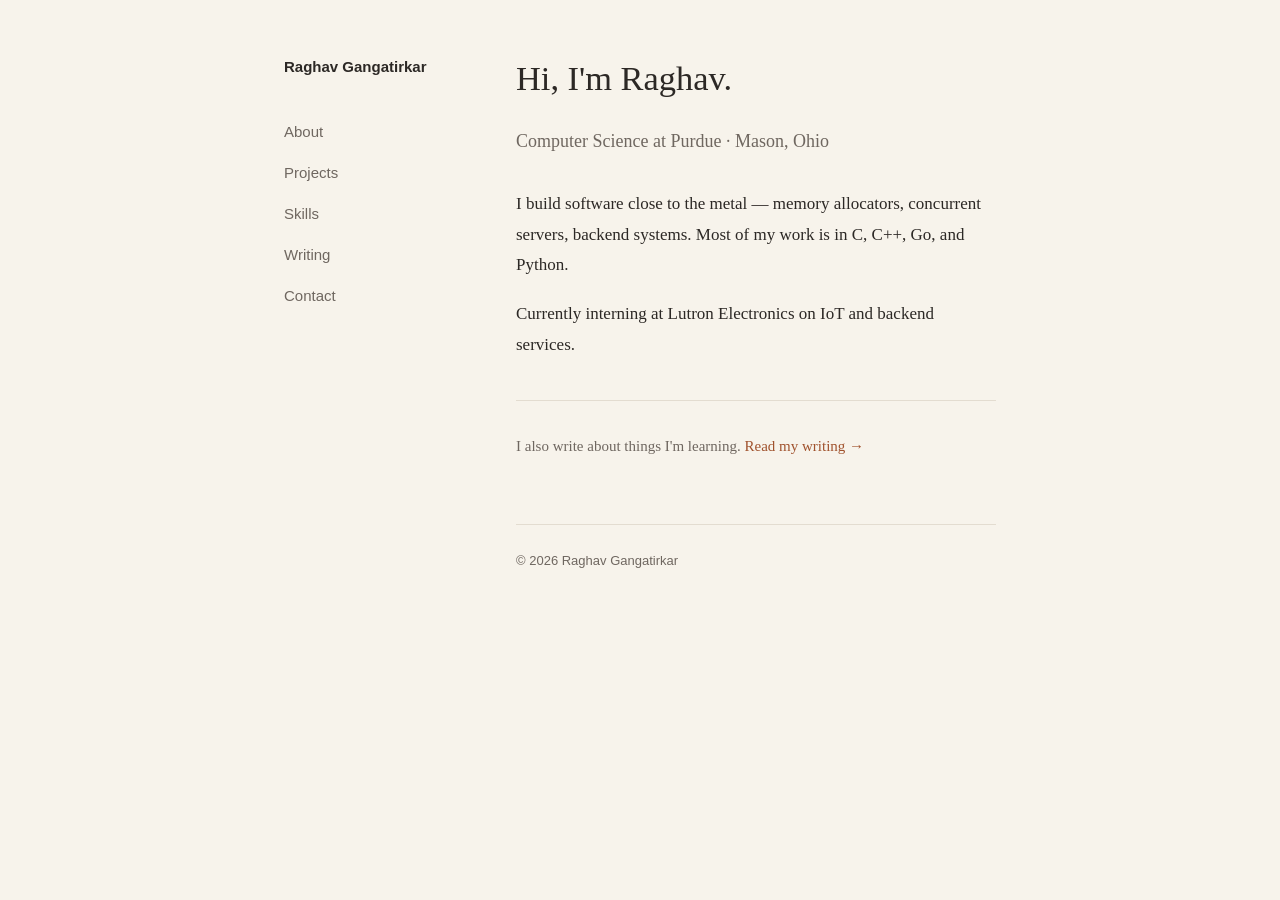
<file: index.html>
<!DOCTYPE html>
<html lang="en">
<head>
  <meta charset="UTF-8">
  <meta name="viewport" content="width=device-width, initial-scale=1.0">
  <meta name="description" content="Raghav Gangatirkar — Computer Science student at Purdue University.">
  <title>Raghav Gangatirkar</title>
  <link rel="stylesheet" href="/style.css">
</head>
<body>
  <div class="page">
    <aside class="sidebar">
      <a href="/" class="site-name">Raghav Gangatirkar</a>
      <nav class="site-nav" aria-label="Main">
        <ul>
          <li><a href="/about/">About</a></li>
          <li><a href="/projects/">Projects</a></li>
          <li><a href="/skills/">Skills</a></li>
          <li><a href="/writing/">Writing</a></li>
          <li><a href="/contact/">Contact</a></li>
        </ul>
      </nav>
    </aside>

    <main class="main">
      <h1>Hi, I'm Raghav.</h1>
      <p class="home-tagline">Computer Science at Purdue · Mason, Ohio</p>
      <p>
        I build software close to the metal — memory allocators, concurrent
        servers, backend systems. Most of my work is in C, C++, Go, and Python.
      </p>
      <p>
        Currently interning at Lutron Electronics on IoT and backend services.
      </p>
      <p class="home-note">
        I also write about things I'm learning.
        <a href="/writing/">Read my writing →</a>
      </p>

      <footer>© 2026 Raghav Gangatirkar</footer>
    </main>
  </div>
</body>
</html>
</file>
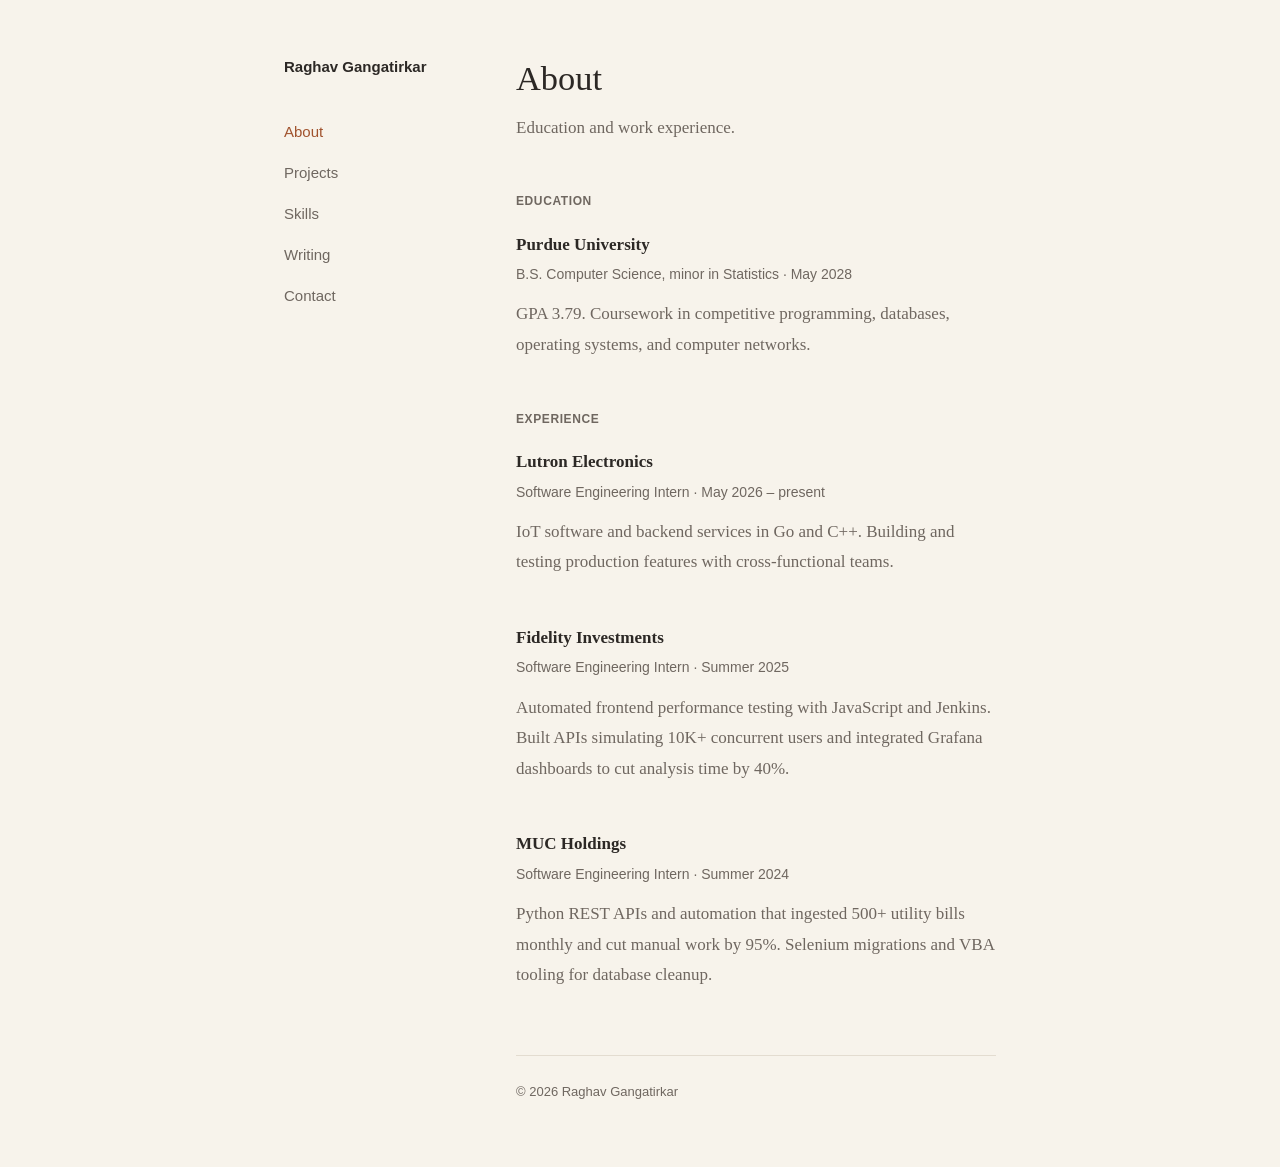
<file: about/index.html>
<!DOCTYPE html>
<html lang="en">
<head>
  <meta charset="UTF-8">
  <meta name="viewport" content="width=device-width, initial-scale=1.0">
  <meta name="description" content="About Raghav Gangatirkar — education and experience.">
  <title>About — Raghav Gangatirkar</title>
  <link rel="stylesheet" href="/style.css">
</head>
<body>
  <div class="page">
    <aside class="sidebar">
      <a href="/" class="site-name">Raghav Gangatirkar</a>
      <nav class="site-nav" aria-label="Main">
        <ul>
          <li><a href="/about/" aria-current="page">About</a></li>
          <li><a href="/projects/">Projects</a></li>
          <li><a href="/skills/">Skills</a></li>
          <li><a href="/writing/">Writing</a></li>
          <li><a href="/contact/">Contact</a></li>
        </ul>
      </nav>
    </aside>

    <main class="main">
      <h1>About</h1>
      <p class="page-desc">Education and work experience.</p>

      <h2>Education</h2>
      <div class="entry">
        <h3>Purdue University</h3>
        <p class="meta">B.S. Computer Science, minor in Statistics · May 2028</p>
        <p>GPA 3.79. Coursework in competitive programming, databases, operating systems, and computer networks.</p>
      </div>

      <h2>Experience</h2>

      <div class="entry">
        <h3>Lutron Electronics</h3>
        <p class="meta">Software Engineering Intern · May 2026 – present</p>
        <p>IoT software and backend services in Go and C++. Building and testing production features with cross-functional teams.</p>
      </div>

      <div class="entry">
        <h3>Fidelity Investments</h3>
        <p class="meta">Software Engineering Intern · Summer 2025</p>
        <p>Automated frontend performance testing with JavaScript and Jenkins. Built APIs simulating 10K+ concurrent users and integrated Grafana dashboards to cut analysis time by 40%.</p>
      </div>

      <div class="entry">
        <h3>MUC Holdings</h3>
        <p class="meta">Software Engineering Intern · Summer 2024</p>
        <p>Python REST APIs and automation that ingested 500+ utility bills monthly and cut manual work by 95%. Selenium migrations and VBA tooling for database cleanup.</p>
      </div>

      <footer>© 2026 Raghav Gangatirkar</footer>
    </main>
  </div>
</body>
</html>
</file>
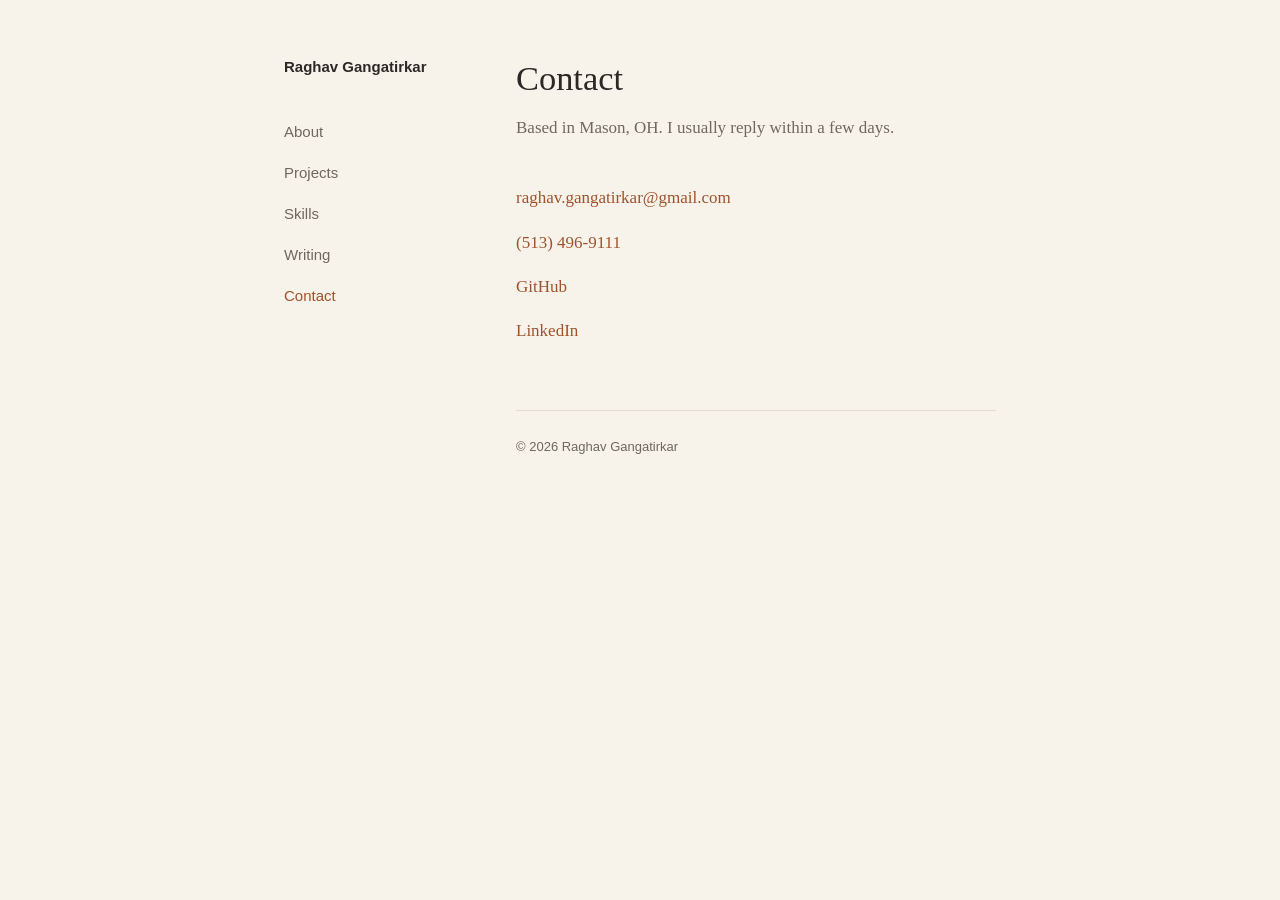
<file: contact/index.html>
<!DOCTYPE html>
<html lang="en">
<head>
  <meta charset="UTF-8">
  <meta name="viewport" content="width=device-width, initial-scale=1.0">
  <meta name="description" content="Contact Raghav Gangatirkar.">
  <title>Contact — Raghav Gangatirkar</title>
  <link rel="stylesheet" href="/style.css">
</head>
<body>
  <div class="page">
    <aside class="sidebar">
      <a href="/" class="site-name">Raghav Gangatirkar</a>
      <nav class="site-nav" aria-label="Main">
        <ul>
          <li><a href="/about/">About</a></li>
          <li><a href="/projects/">Projects</a></li>
          <li><a href="/skills/">Skills</a></li>
          <li><a href="/writing/">Writing</a></li>
          <li><a href="/contact/" aria-current="page">Contact</a></li>
        </ul>
      </nav>
    </aside>

    <main class="main">
      <h1>Contact</h1>
      <p class="page-desc">Based in Mason, OH. I usually reply within a few days.</p>

      <ul class="contact-links">
        <li><a href="mailto:raghav.gangatirkar@gmail.com">raghav.gangatirkar@gmail.com</a></li>
        <li><a href="tel:+15134969111">(513) 496-9111</a></li>
        <li><a href="https://github.com/rgangatirkar1" target="_blank" rel="noopener noreferrer">GitHub</a></li>
        <li><a href="https://linkedin.com/in/raghavgangatirkar" target="_blank" rel="noopener noreferrer">LinkedIn</a></li>
      </ul>

      <footer>© 2026 Raghav Gangatirkar</footer>
    </main>
  </div>
</body>
</html>
</file>
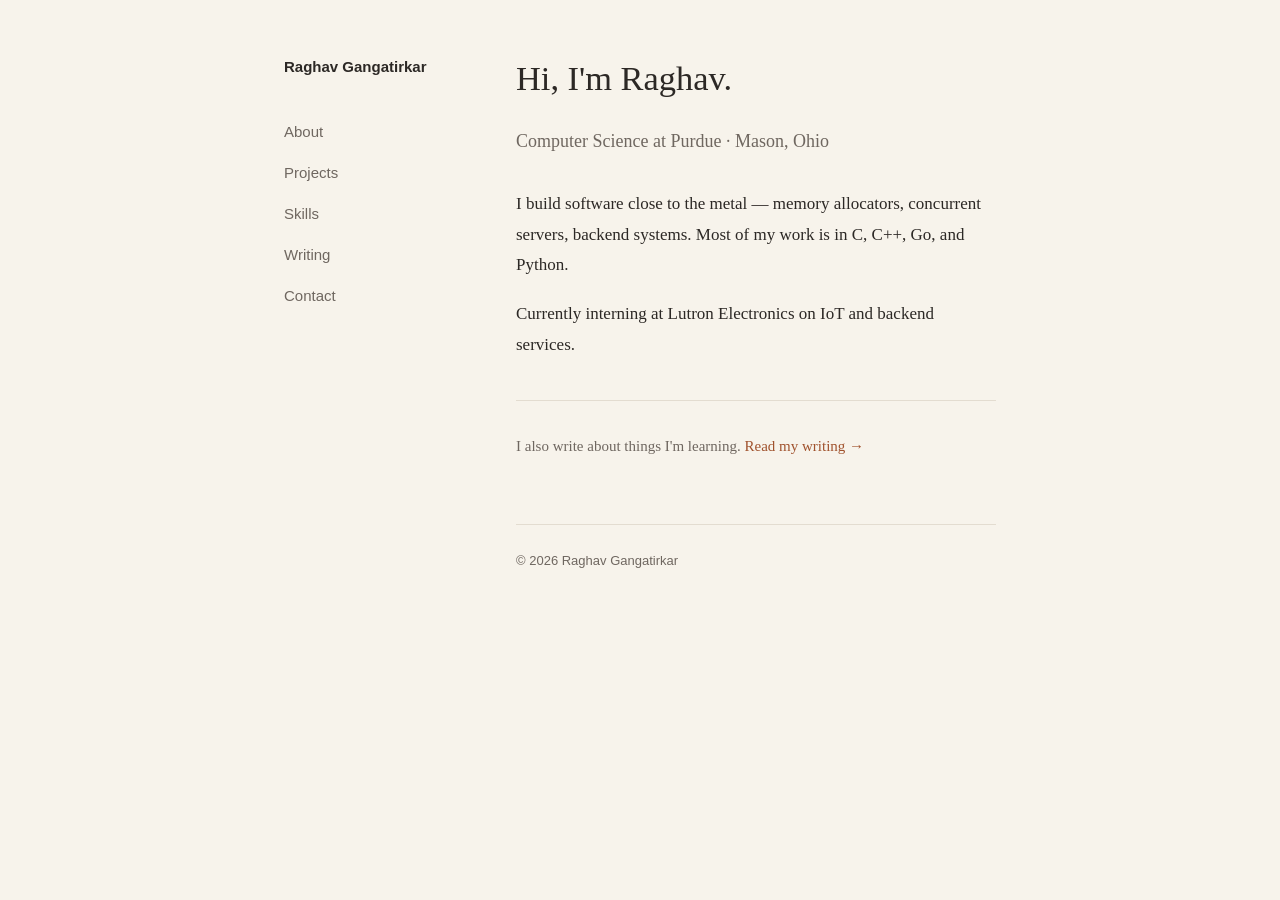
<file: personal-website/index.html>
<!DOCTYPE html>
<html lang="en">
<head>
  <meta charset="UTF-8">
  <meta name="viewport" content="width=device-width, initial-scale=1.0">
  <meta name="description" content="Raghav Gangatirkar — Computer Science student at Purdue University.">
  <title>Raghav Gangatirkar</title>
  <link rel="stylesheet" href="style.css">
</head>
<body>
  <div class="page">
    <aside class="sidebar">
      <a href="index.html" class="site-name">Raghav Gangatirkar</a>
      <nav class="site-nav" aria-label="Main">
        <ul>
          <li><a href="about.html">About</a></li>
          <li><a href="projects.html">Projects</a></li>
          <li><a href="skills.html">Skills</a></li>
          <li><a href="writing.html">Writing</a></li>
          <li><a href="contact.html">Contact</a></li>
        </ul>
      </nav>
    </aside>

    <main class="main">
      <h1>Hi, I'm Raghav.</h1>
      <p class="home-tagline">Computer Science at Purdue · Mason, Ohio</p>
      <p>
        I build software close to the metal — memory allocators, concurrent
        servers, backend systems. Most of my work is in C, C++, Go, and Python.
      </p>
      <p>
        Currently interning at Lutron Electronics on IoT and backend services.
      </p>
      <p class="home-note">
        I also write about things I'm learning.
        <a href="writing.html">Read my writing →</a>
      </p>

      <footer>© 2026 Raghav Gangatirkar</footer>
    </main>
  </div>
</body>
</html>
</file>
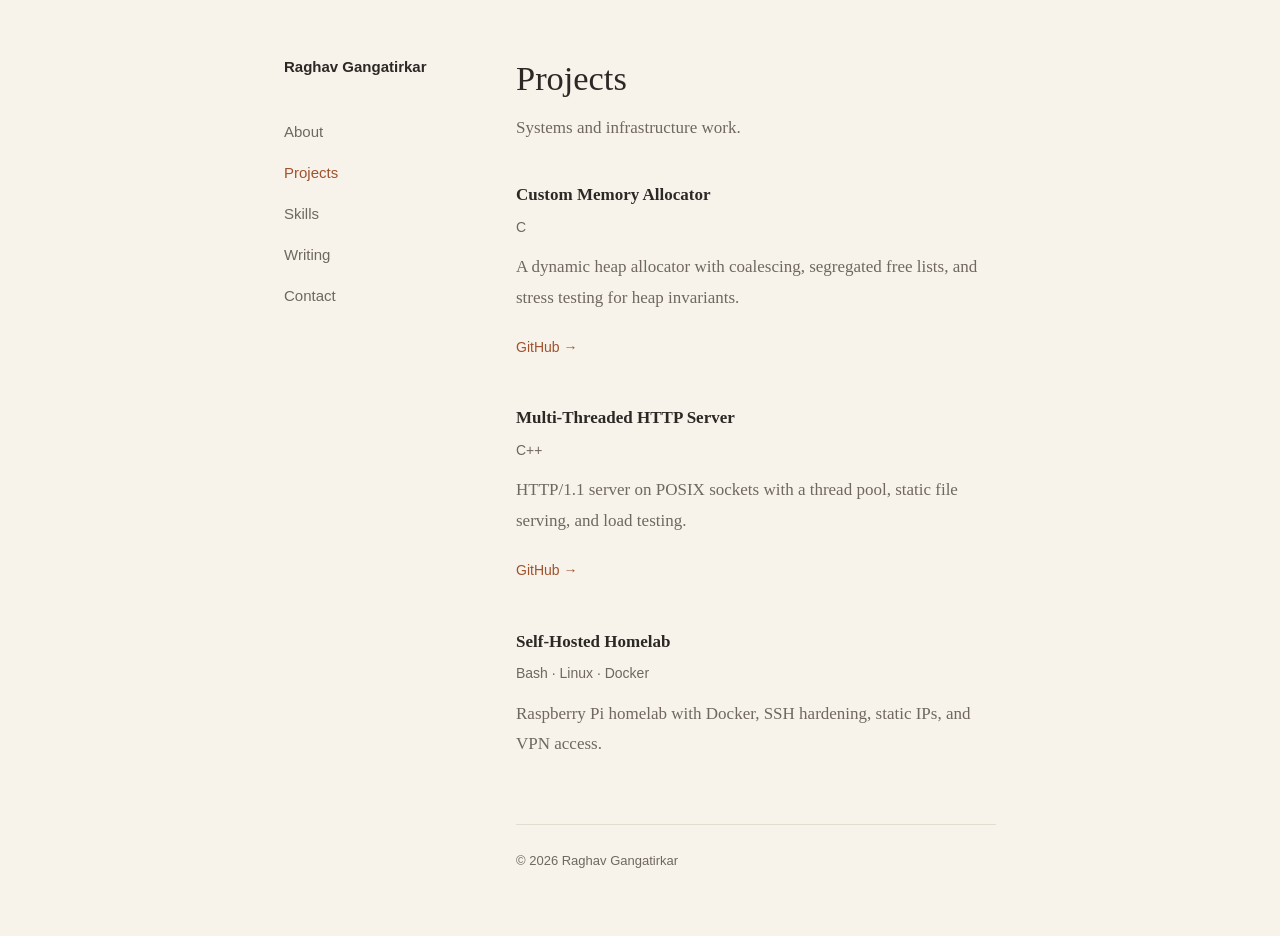
<file: projects/index.html>
<!DOCTYPE html>
<html lang="en">
<head>
  <meta charset="UTF-8">
  <meta name="viewport" content="width=device-width, initial-scale=1.0">
  <meta name="description" content="Projects by Raghav Gangatirkar.">
  <title>Projects — Raghav Gangatirkar</title>
  <link rel="stylesheet" href="/style.css">
</head>
<body>
  <div class="page">
    <aside class="sidebar">
      <a href="/" class="site-name">Raghav Gangatirkar</a>
      <nav class="site-nav" aria-label="Main">
        <ul>
          <li><a href="/about/">About</a></li>
          <li><a href="/projects/" aria-current="page">Projects</a></li>
          <li><a href="/skills/">Skills</a></li>
          <li><a href="/writing/">Writing</a></li>
          <li><a href="/contact/">Contact</a></li>
        </ul>
      </nav>
    </aside>

    <main class="main">
      <h1>Projects</h1>
      <p class="page-desc">Systems and infrastructure work.</p>

      <article class="list-entry">
        <h3>Custom Memory Allocator</h3>
        <p class="meta">C</p>
        <p>A dynamic heap allocator with coalescing, segregated free lists, and stress testing for heap invariants.</p>
        <a class="link" href="https://github.com/rgangatirkar1" target="_blank" rel="noopener noreferrer">GitHub →</a>
      </article>

      <article class="list-entry">
        <h3>Multi-Threaded HTTP Server</h3>
        <p class="meta">C++</p>
        <p>HTTP/1.1 server on POSIX sockets with a thread pool, static file serving, and load testing.</p>
        <a class="link" href="https://github.com/rgangatirkar1" target="_blank" rel="noopener noreferrer">GitHub →</a>
      </article>

      <article class="list-entry">
        <h3>Self-Hosted Homelab</h3>
        <p class="meta">Bash · Linux · Docker</p>
        <p>Raspberry Pi homelab with Docker, SSH hardening, static IPs, and VPN access.</p>
      </article>

      <footer>© 2026 Raghav Gangatirkar</footer>
    </main>
  </div>
</body>
</html>
</file>
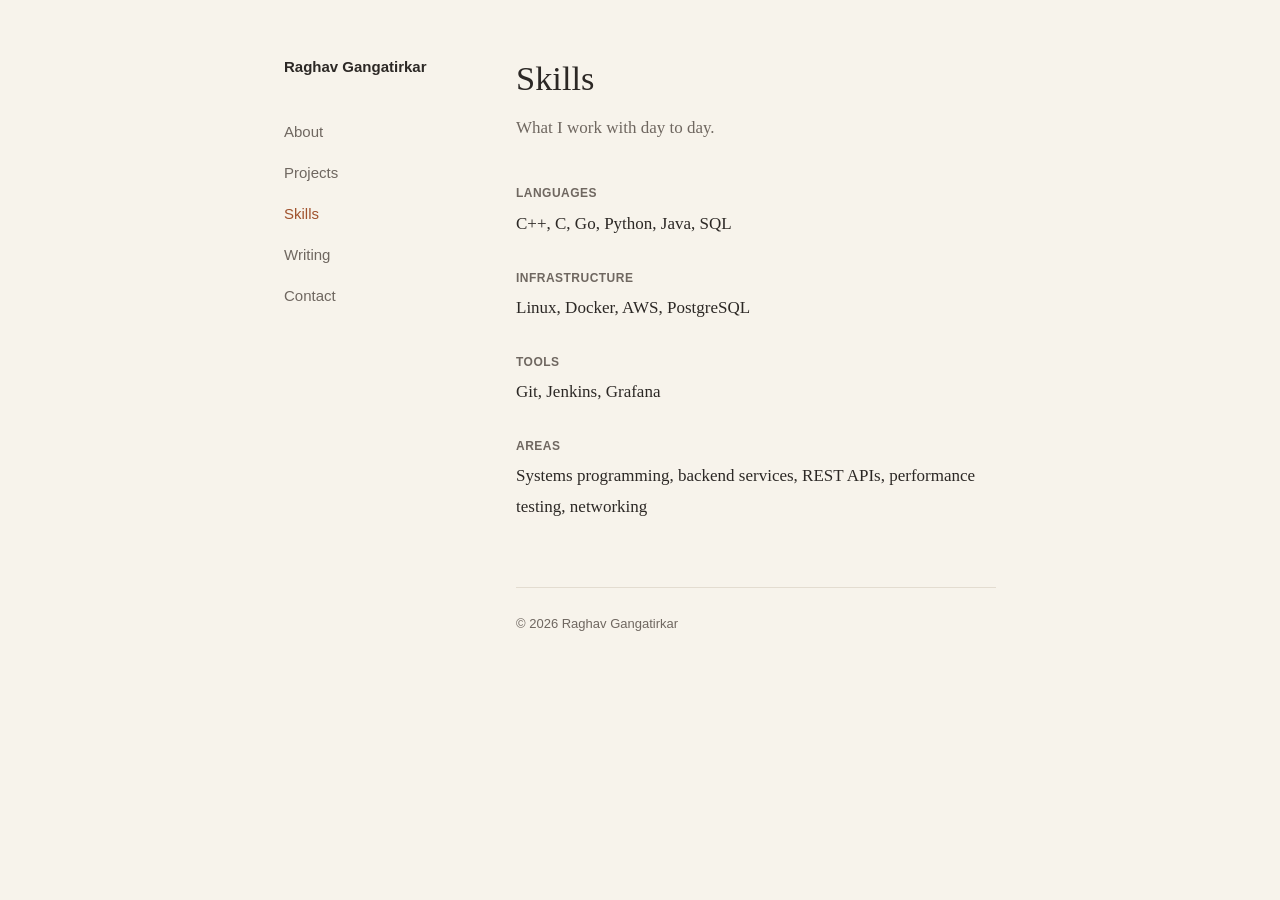
<file: skills/index.html>
<!DOCTYPE html>
<html lang="en">
<head>
  <meta charset="UTF-8">
  <meta name="viewport" content="width=device-width, initial-scale=1.0">
  <meta name="description" content="Skills — Raghav Gangatirkar.">
  <title>Skills — Raghav Gangatirkar</title>
  <link rel="stylesheet" href="/style.css">
</head>
<body>
  <div class="page">
    <aside class="sidebar">
      <a href="/" class="site-name">Raghav Gangatirkar</a>
      <nav class="site-nav" aria-label="Main">
        <ul>
          <li><a href="/about/">About</a></li>
          <li><a href="/projects/">Projects</a></li>
          <li><a href="/skills/" aria-current="page">Skills</a></li>
          <li><a href="/writing/">Writing</a></li>
          <li><a href="/contact/">Contact</a></li>
        </ul>
      </nav>
    </aside>

    <main class="main">
      <h1>Skills</h1>
      <p class="page-desc">What I work with day to day.</p>

      <div class="skill-row">
        <span>Languages</span>
        <p>C++, C, Go, Python, Java, SQL</p>
      </div>
      <div class="skill-row">
        <span>Infrastructure</span>
        <p>Linux, Docker, AWS, PostgreSQL</p>
      </div>
      <div class="skill-row">
        <span>Tools</span>
        <p>Git, Jenkins, Grafana</p>
      </div>
      <div class="skill-row">
        <span>Areas</span>
        <p>Systems programming, backend services, REST APIs, performance testing, networking</p>
      </div>

      <footer>© 2026 Raghav Gangatirkar</footer>
    </main>
  </div>
</body>
</html>
</file>
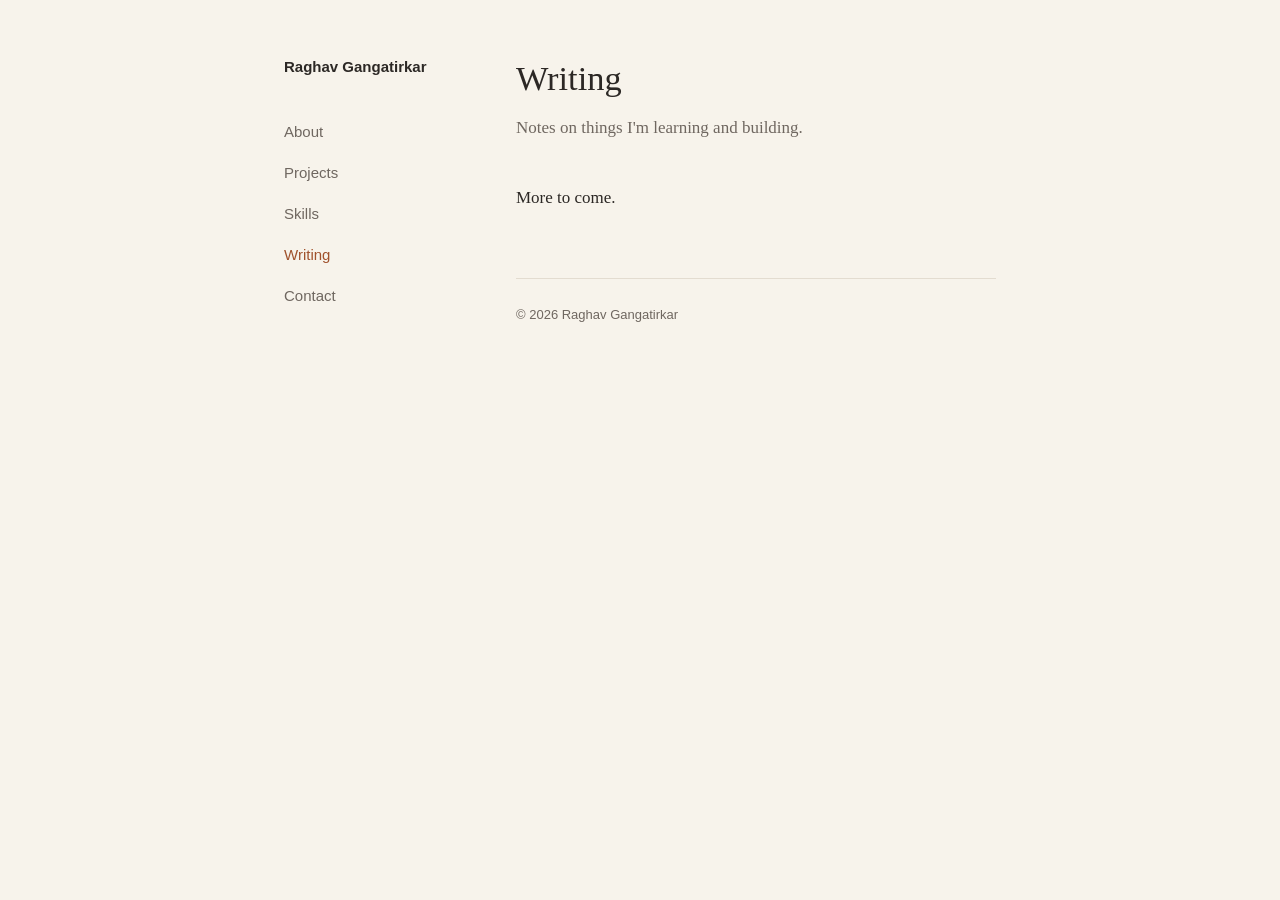
<file: writing/index.html>
<!DOCTYPE html>
<html lang="en">
<head>
  <meta charset="UTF-8">
  <meta name="viewport" content="width=device-width, initial-scale=1.0">
  <meta name="description" content="Writing by Raghav Gangatirkar — notes on systems, programming, and infrastructure.">
  <title>Writing — Raghav Gangatirkar</title>
  <link rel="stylesheet" href="/style.css">
</head>
<body>
  <div class="page">
    <aside class="sidebar">
      <a href="/" class="site-name">Raghav Gangatirkar</a>
      <nav class="site-nav" aria-label="Main">
        <ul>
          <li><a href="/about/">About</a></li>
          <li><a href="/projects/">Projects</a></li>
          <li><a href="/skills/">Skills</a></li>
          <li><a href="/writing/" aria-current="page">Writing</a></li>
          <li><a href="/contact/">Contact</a></li>
        </ul>
      </nav>
    </aside>

    <main class="main">
      <h1>Writing</h1>
      <p class="page-desc">Notes on things I'm learning and building.</p>
      <p>More to come.</p>

      <footer>© 2026 Raghav Gangatirkar</footer>
    </main>
  </div>
</body>
</html>
</file>
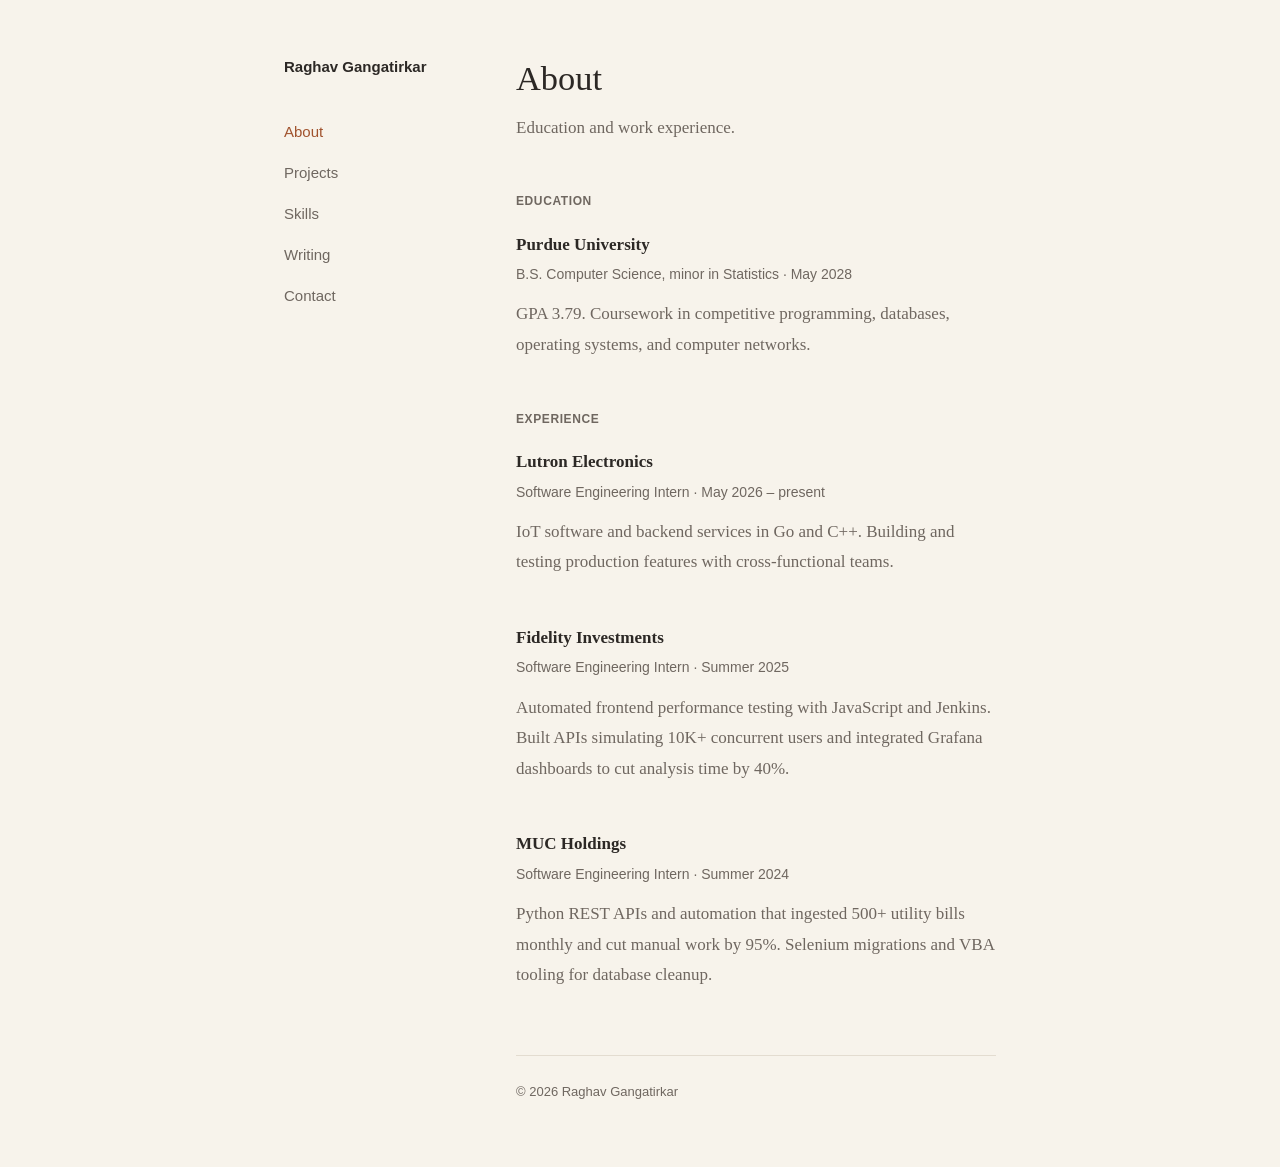
<file: about.html>
<!DOCTYPE html>
<html lang="en">
<head>
  <meta charset="UTF-8">
  <meta name="viewport" content="width=device-width, initial-scale=1.0">
  <meta name="description" content="About Raghav Gangatirkar — education and experience.">
  <title>About — Raghav Gangatirkar</title>
  <link rel="stylesheet" href="style.css">
</head>
<body>
  <div class="page">
    <aside class="sidebar">
      <a href="index.html" class="site-name">Raghav Gangatirkar</a>
      <nav class="site-nav" aria-label="Main">
        <ul>
          <li><a href="about.html" aria-current="page">About</a></li>
          <li><a href="projects.html">Projects</a></li>
          <li><a href="skills.html">Skills</a></li>
          <li><a href="writing.html">Writing</a></li>
          <li><a href="contact.html">Contact</a></li>
        </ul>
      </nav>
    </aside>

    <main class="main">
      <h1>About</h1>
      <p class="page-desc">Education and work experience.</p>

      <h2>Education</h2>
      <div class="entry">
        <h3>Purdue University</h3>
        <p class="meta">B.S. Computer Science, minor in Statistics · May 2028</p>
        <p>GPA 3.79. Coursework in competitive programming, databases, operating systems, and computer networks.</p>
      </div>

      <h2>Experience</h2>

      <div class="entry">
        <h3>Lutron Electronics</h3>
        <p class="meta">Software Engineering Intern · May 2026 – present</p>
        <p>IoT software and backend services in Go and C++. Building and testing production features with cross-functional teams.</p>
      </div>

      <div class="entry">
        <h3>Fidelity Investments</h3>
        <p class="meta">Software Engineering Intern · Summer 2025</p>
        <p>Automated frontend performance testing with JavaScript and Jenkins. Built APIs simulating 10K+ concurrent users and integrated Grafana dashboards to cut analysis time by 40%.</p>
      </div>

      <div class="entry">
        <h3>MUC Holdings</h3>
        <p class="meta">Software Engineering Intern · Summer 2024</p>
        <p>Python REST APIs and automation that ingested 500+ utility bills monthly and cut manual work by 95%. Selenium migrations and VBA tooling for database cleanup.</p>
      </div>

      <footer>© 2026 Raghav Gangatirkar</footer>
    </main>
  </div>
</body>
</html>
</file>
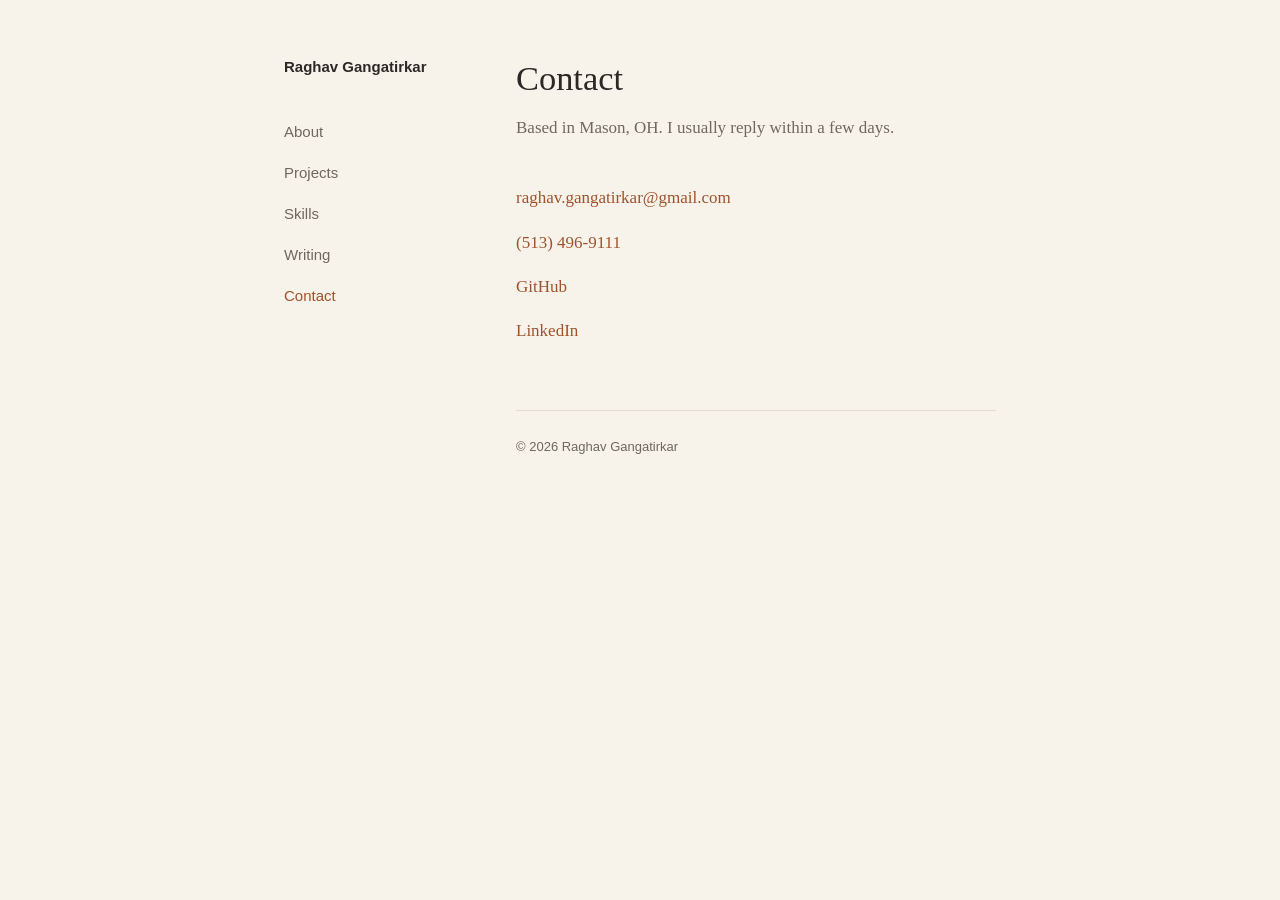
<file: contact.html>
<!DOCTYPE html>
<html lang="en">
<head>
  <meta charset="UTF-8">
  <meta name="viewport" content="width=device-width, initial-scale=1.0">
  <meta name="description" content="Contact Raghav Gangatirkar.">
  <title>Contact — Raghav Gangatirkar</title>
  <link rel="stylesheet" href="style.css">
</head>
<body>
  <div class="page">
    <aside class="sidebar">
      <a href="index.html" class="site-name">Raghav Gangatirkar</a>
      <nav class="site-nav" aria-label="Main">
        <ul>
          <li><a href="about.html">About</a></li>
          <li><a href="projects.html">Projects</a></li>
          <li><a href="skills.html">Skills</a></li>
          <li><a href="writing.html">Writing</a></li>
          <li><a href="contact.html" aria-current="page">Contact</a></li>
        </ul>
      </nav>
    </aside>

    <main class="main">
      <h1>Contact</h1>
      <p class="page-desc">Based in Mason, OH. I usually reply within a few days.</p>

      <ul class="contact-links">
        <li><a href="mailto:raghav.gangatirkar@gmail.com">raghav.gangatirkar@gmail.com</a></li>
        <li><a href="tel:+15134969111">(513) 496-9111</a></li>
        <li><a href="https://github.com/rgangatirkar1" target="_blank" rel="noopener noreferrer">GitHub</a></li>
        <li><a href="https://linkedin.com/in/raghavgangatirkar" target="_blank" rel="noopener noreferrer">LinkedIn</a></li>
      </ul>

      <footer>© 2026 Raghav Gangatirkar</footer>
    </main>
  </div>
</body>
</html>
</file>
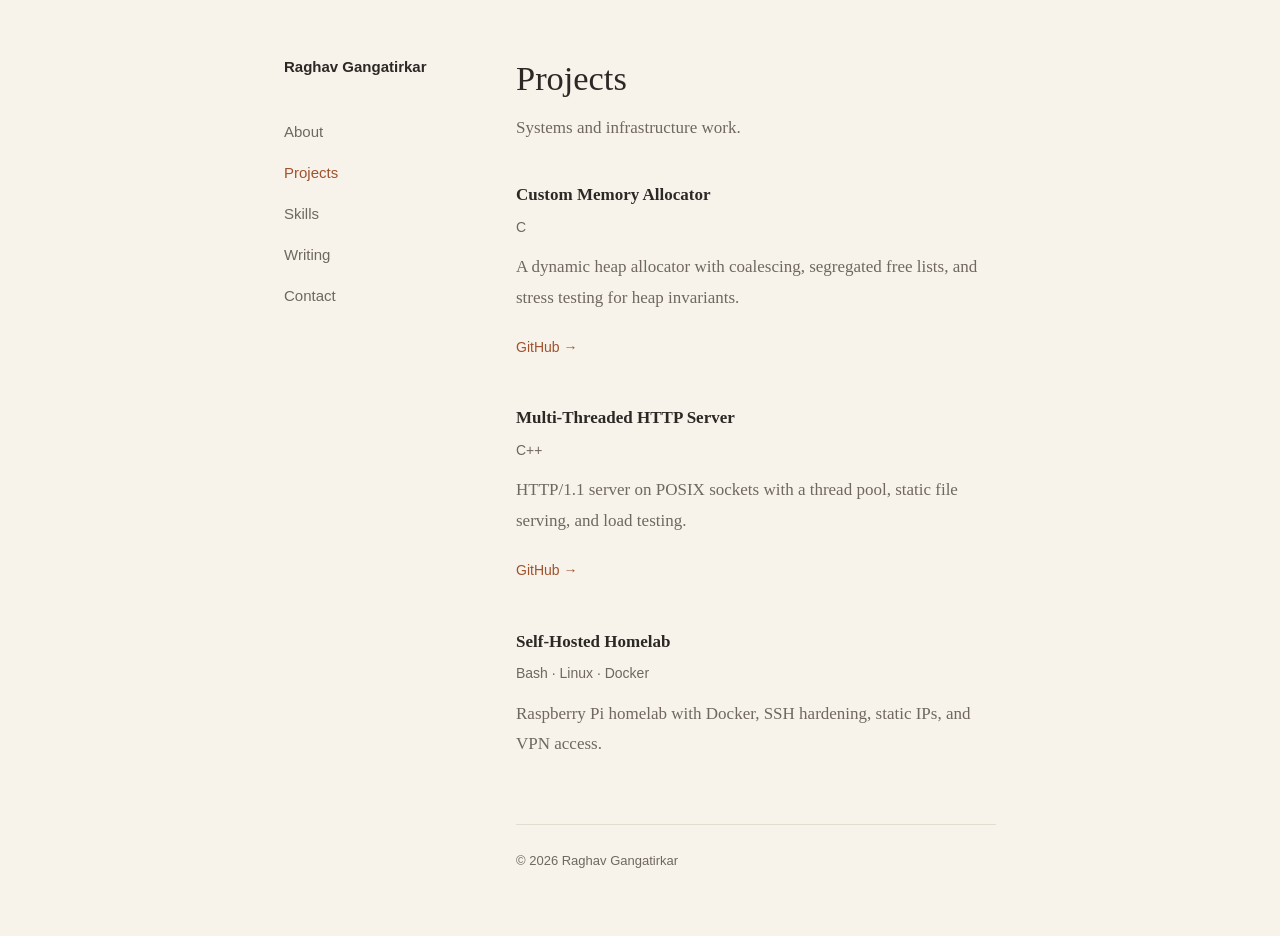
<file: projects.html>
<!DOCTYPE html>
<html lang="en">
<head>
  <meta charset="UTF-8">
  <meta name="viewport" content="width=device-width, initial-scale=1.0">
  <meta name="description" content="Projects by Raghav Gangatirkar.">
  <title>Projects — Raghav Gangatirkar</title>
  <link rel="stylesheet" href="style.css">
</head>
<body>
  <div class="page">
    <aside class="sidebar">
      <a href="index.html" class="site-name">Raghav Gangatirkar</a>
      <nav class="site-nav" aria-label="Main">
        <ul>
          <li><a href="about.html">About</a></li>
          <li><a href="projects.html" aria-current="page">Projects</a></li>
          <li><a href="skills.html">Skills</a></li>
          <li><a href="writing.html">Writing</a></li>
          <li><a href="contact.html">Contact</a></li>
        </ul>
      </nav>
    </aside>

    <main class="main">
      <h1>Projects</h1>
      <p class="page-desc">Systems and infrastructure work.</p>

      <article class="list-entry">
        <h3>Custom Memory Allocator</h3>
        <p class="meta">C</p>
        <p>A dynamic heap allocator with coalescing, segregated free lists, and stress testing for heap invariants.</p>
        <a class="link" href="https://github.com/rgangatirkar1" target="_blank" rel="noopener noreferrer">GitHub →</a>
      </article>

      <article class="list-entry">
        <h3>Multi-Threaded HTTP Server</h3>
        <p class="meta">C++</p>
        <p>HTTP/1.1 server on POSIX sockets with a thread pool, static file serving, and load testing.</p>
        <a class="link" href="https://github.com/rgangatirkar1" target="_blank" rel="noopener noreferrer">GitHub →</a>
      </article>

      <article class="list-entry">
        <h3>Self-Hosted Homelab</h3>
        <p class="meta">Bash · Linux · Docker</p>
        <p>Raspberry Pi homelab with Docker, SSH hardening, static IPs, and VPN access.</p>
      </article>

      <footer>© 2026 Raghav Gangatirkar</footer>
    </main>
  </div>
</body>
</html>
</file>
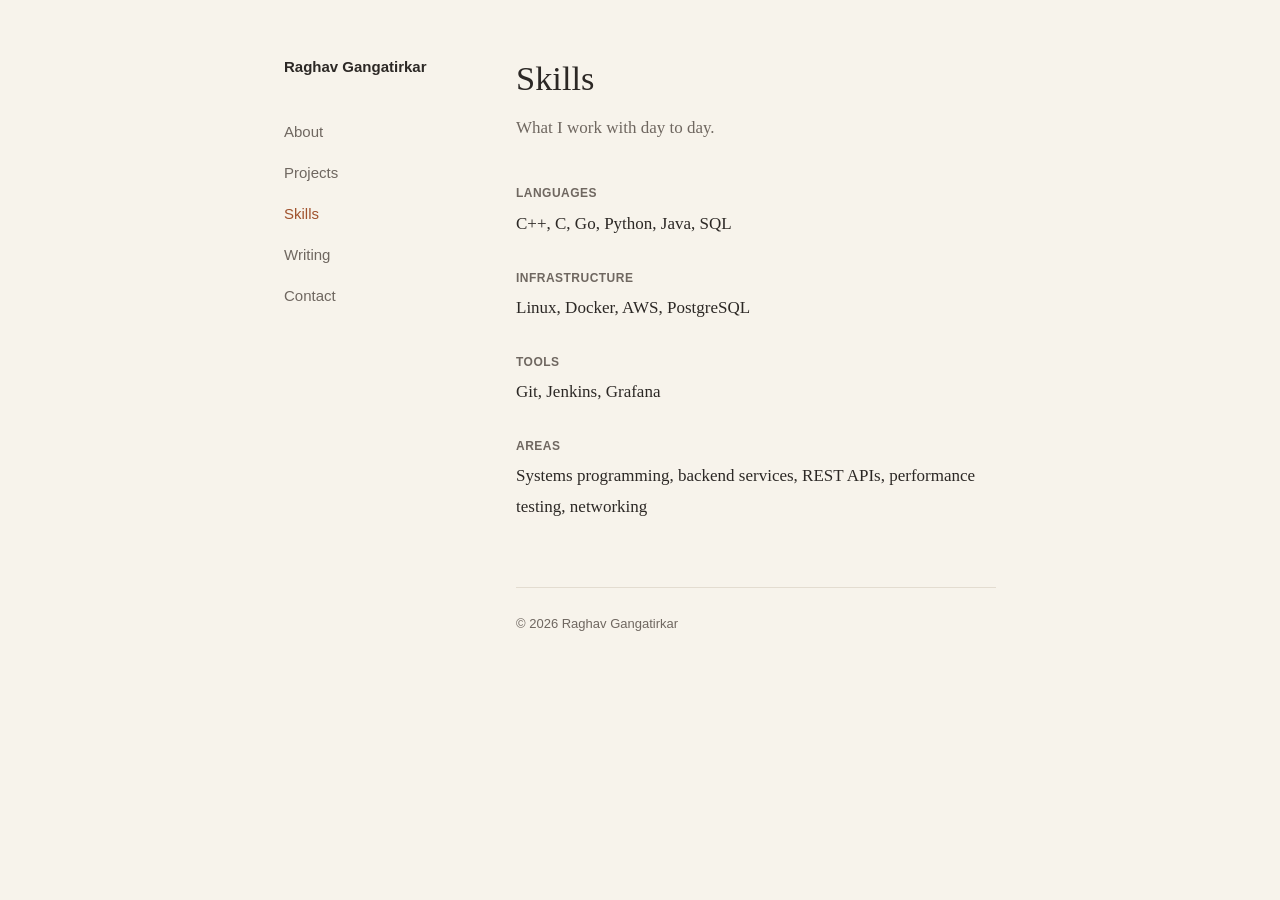
<file: skills.html>
<!DOCTYPE html>
<html lang="en">
<head>
  <meta charset="UTF-8">
  <meta name="viewport" content="width=device-width, initial-scale=1.0">
  <meta name="description" content="Skills — Raghav Gangatirkar.">
  <title>Skills — Raghav Gangatirkar</title>
  <link rel="stylesheet" href="style.css">
</head>
<body>
  <div class="page">
    <aside class="sidebar">
      <a href="index.html" class="site-name">Raghav Gangatirkar</a>
      <nav class="site-nav" aria-label="Main">
        <ul>
          <li><a href="about.html">About</a></li>
          <li><a href="projects.html">Projects</a></li>
          <li><a href="skills.html" aria-current="page">Skills</a></li>
          <li><a href="writing.html">Writing</a></li>
          <li><a href="contact.html">Contact</a></li>
        </ul>
      </nav>
    </aside>

    <main class="main">
      <h1>Skills</h1>
      <p class="page-desc">What I work with day to day.</p>

      <div class="skill-row">
        <span>Languages</span>
        <p>C++, C, Go, Python, Java, SQL</p>
      </div>
      <div class="skill-row">
        <span>Infrastructure</span>
        <p>Linux, Docker, AWS, PostgreSQL</p>
      </div>
      <div class="skill-row">
        <span>Tools</span>
        <p>Git, Jenkins, Grafana</p>
      </div>
      <div class="skill-row">
        <span>Areas</span>
        <p>Systems programming, backend services, REST APIs, performance testing, networking</p>
      </div>

      <footer>© 2026 Raghav Gangatirkar</footer>
    </main>
  </div>
</body>
</html>
</file>
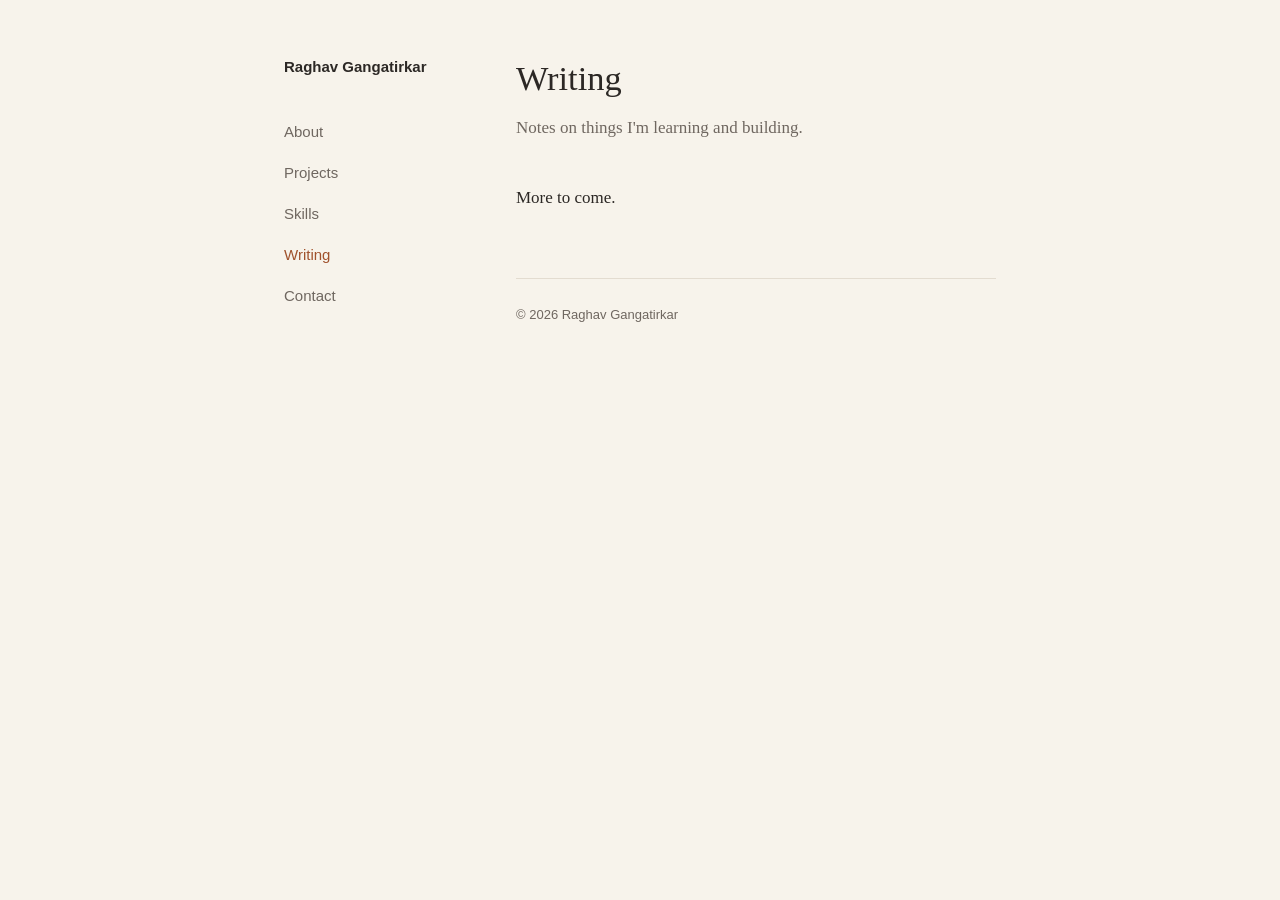
<file: writing.html>
<!DOCTYPE html>
<html lang="en">
<head>
  <meta charset="UTF-8">
  <meta name="viewport" content="width=device-width, initial-scale=1.0">
  <meta name="description" content="Writing by Raghav Gangatirkar — notes on systems, programming, and infrastructure.">
  <title>Writing — Raghav Gangatirkar</title>
  <link rel="stylesheet" href="style.css">
</head>
<body>
  <div class="page">
    <aside class="sidebar">
      <a href="index.html" class="site-name">Raghav Gangatirkar</a>
      <nav class="site-nav" aria-label="Main">
        <ul>
          <li><a href="about.html">About</a></li>
          <li><a href="projects.html">Projects</a></li>
          <li><a href="skills.html">Skills</a></li>
          <li><a href="writing.html" aria-current="page">Writing</a></li>
          <li><a href="contact.html">Contact</a></li>
        </ul>
      </nav>
    </aside>

    <main class="main">
      <h1>Writing</h1>
      <p class="page-desc">Notes on things I'm learning and building.</p>
      <p>More to come.</p>

      <footer>© 2026 Raghav Gangatirkar</footer>
    </main>
  </div>
</body>
</html>
</file>
<file: style.css>
*,
*::before,
*::after {
  box-sizing: border-box;
}

:root {
  --bg: #f7f3eb;
  --text: #2c2825;
  --muted: #6f6760;
  --line: #e3dcd0;
  --accent: #a0522d;
  --accent-hover: #8b4519;
  --sidebar: 10.5rem;
  --content: 32rem;
}

html {
  -webkit-text-size-adjust: 100%;
}

body {
  margin: 0;
  font-family: Georgia, "Times New Roman", serif;
  font-size: 1.0625rem;
  line-height: 1.8;
  color: var(--text);
  background: var(--bg);
  min-height: 100vh;
}

.page {
  display: grid;
  grid-template-columns: var(--sidebar) 1fr;
  gap: 0 4rem;
  max-width: calc(var(--sidebar) + var(--content) + 6rem);
  margin: 0 auto;
  padding: 3.5rem 2rem 4rem;
  min-height: 100vh;
}

/* Sidebar */
.sidebar {
  position: sticky;
  top: 3.5rem;
  align-self: start;
}

.site-name {
  display: block;
  font-family: -apple-system, BlinkMacSystemFont, "Segoe UI", sans-serif;
  font-size: 0.9375rem;
  font-weight: 600;
  line-height: 1.4;
  color: var(--text);
  text-decoration: none;
  margin-bottom: 2.5rem;
}

.site-name:hover {
  color: var(--accent);
}

.site-nav ul {
  list-style: none;
  margin: 0;
  padding: 0;
}

.site-nav li {
  margin-bottom: 0.65rem;
}

.site-nav a {
  font-family: -apple-system, BlinkMacSystemFont, "Segoe UI", sans-serif;
  font-size: 0.9375rem;
  color: var(--muted);
  text-decoration: none;
}

.site-nav a:hover,
.site-nav a[aria-current="page"] {
  color: var(--accent);
}

/* Main */
.main {
  max-width: var(--content);
  min-width: 0;
}

.main > footer {
  margin-top: 4rem;
  padding-top: 1.5rem;
  border-top: 1px solid var(--line);
  font-family: -apple-system, BlinkMacSystemFont, "Segoe UI", sans-serif;
  font-size: 0.8125rem;
  color: var(--muted);
}

/* Type */
h1 {
  font-size: clamp(1.75rem, 3.5vw, 2.15rem);
  font-weight: 400;
  line-height: 1.3;
  margin: 0 0 1.5rem;
}

.page-desc {
  color: var(--muted);
  margin: -0.75rem 0 2.5rem;
}

h2 {
  font-family: -apple-system, BlinkMacSystemFont, "Segoe UI", sans-serif;
  font-size: 0.75rem;
  font-weight: 600;
  letter-spacing: 0.05em;
  text-transform: uppercase;
  color: var(--muted);
  margin: 3rem 0 1.25rem;
}

h2:first-child {
  margin-top: 0;
}

h3 {
  font-size: 1.0625rem;
  font-weight: 600;
  margin: 0 0 0.35rem;
  line-height: 1.4;
}

p {
  margin: 0 0 1.15rem;
}

a {
  color: var(--accent);
  text-underline-offset: 0.15em;
}

a:hover {
  color: var(--accent-hover);
}

/* Spaced entries */
.entry {
  margin-bottom: 3rem;
}

.entry:last-child {
  margin-bottom: 0;
}

.meta {
  font-family: -apple-system, BlinkMacSystemFont, "Segoe UI", sans-serif;
  font-size: 0.875rem;
  color: var(--muted);
  margin-bottom: 0.75rem;
}

.entry p {
  color: var(--muted);
}

/* Projects & writing lists */
.list-entry {
  margin-bottom: 2.75rem;
}

.list-entry:last-child {
  margin-bottom: 0;
}

.list-entry p {
  color: var(--muted);
  margin-top: 0.5rem;
}

.list-entry a.link {
  font-family: -apple-system, BlinkMacSystemFont, "Segoe UI", sans-serif;
  font-size: 0.875rem;
  text-decoration: none;
}

.list-entry a.link:hover {
  text-decoration: underline;
}

/* Writing index */
.post-preview {
  margin-bottom: 2.5rem;
}

.post-preview:last-child {
  margin-bottom: 0;
}

.post-date {
  font-family: -apple-system, BlinkMacSystemFont, "Segoe UI", sans-serif;
  font-size: 0.8125rem;
  color: var(--muted);
  margin-bottom: 0.35rem;
}

.post-preview h3 {
  font-size: 1.125rem;
  margin-bottom: 0.5rem;
}

.post-preview h3 a {
  color: var(--text);
  text-decoration: none;
}

.post-preview h3 a:hover {
  color: var(--accent);
}

.post-preview p {
  color: var(--muted);
  margin: 0;
}

/* Article */
.article-meta {
  font-family: -apple-system, BlinkMacSystemFont, "Segoe UI", sans-serif;
  font-size: 0.875rem;
  color: var(--muted);
  margin: -0.5rem 0 2rem;
}

.article-body h2 {
  margin-top: 2.5rem;
}

/* Skills — simple rows */
.skill-row {
  display: flex;
  flex-direction: column;
  gap: 0.25rem;
  margin-bottom: 1.75rem;
}

.skill-row:last-child {
  margin-bottom: 0;
}

.skill-row span {
  font-family: -apple-system, BlinkMacSystemFont, "Segoe UI", sans-serif;
  font-size: 0.75rem;
  font-weight: 600;
  letter-spacing: 0.04em;
  text-transform: uppercase;
  color: var(--muted);
}

.skill-row p {
  margin: 0;
}

/* Contact */
.contact-links {
  list-style: none;
  margin: 0;
  padding: 0;
}

.contact-links li {
  margin-bottom: 0.85rem;
}

.contact-links a {
  text-decoration: none;
}

.contact-links a:hover {
  text-decoration: underline;
}

/* Home */
.home-tagline {
  color: var(--muted);
  font-size: 1.125rem;
  margin-bottom: 2rem;
}

.home-note {
  margin-top: 2.5rem;
  padding-top: 2rem;
  border-top: 1px solid var(--line);
  color: var(--muted);
  font-size: 0.9375rem;
}

.home-note a {
  text-decoration: none;
}

.home-note a:hover {
  text-decoration: underline;
}

/* Responsive */
@media (max-width: 720px) {
  .page {
    grid-template-columns: 1fr;
    gap: 2rem;
    padding: 2rem 1.25rem 3rem;
  }

  .sidebar {
    position: static;
    padding-bottom: 1.5rem;
    border-bottom: 1px solid var(--line);
  }

  .site-name {
    margin-bottom: 1rem;
  }

  .site-nav ul {
    display: flex;
    flex-wrap: wrap;
    gap: 0.25rem 1.25rem;
  }

  .site-nav li {
    margin-bottom: 0;
  }
}
</file>
<file: personal-website/style.css>
*,
*::before,
*::after {
  box-sizing: border-box;
}

:root {
  --bg: #f7f3eb;
  --text: #2c2825;
  --muted: #6f6760;
  --line: #e3dcd0;
  --accent: #a0522d;
  --accent-hover: #8b4519;
  --sidebar: 10.5rem;
  --content: 32rem;
}

html {
  -webkit-text-size-adjust: 100%;
}

body {
  margin: 0;
  font-family: Georgia, "Times New Roman", serif;
  font-size: 1.0625rem;
  line-height: 1.8;
  color: var(--text);
  background: var(--bg);
  min-height: 100vh;
}

.page {
  display: grid;
  grid-template-columns: var(--sidebar) 1fr;
  gap: 0 4rem;
  max-width: calc(var(--sidebar) + var(--content) + 6rem);
  margin: 0 auto;
  padding: 3.5rem 2rem 4rem;
  min-height: 100vh;
}

/* Sidebar */
.sidebar {
  position: sticky;
  top: 3.5rem;
  align-self: start;
}

.site-name {
  display: block;
  font-family: -apple-system, BlinkMacSystemFont, "Segoe UI", sans-serif;
  font-size: 0.9375rem;
  font-weight: 600;
  line-height: 1.4;
  color: var(--text);
  text-decoration: none;
  margin-bottom: 2.5rem;
}

.site-name:hover {
  color: var(--accent);
}

.site-nav ul {
  list-style: none;
  margin: 0;
  padding: 0;
}

.site-nav li {
  margin-bottom: 0.65rem;
}

.site-nav a {
  font-family: -apple-system, BlinkMacSystemFont, "Segoe UI", sans-serif;
  font-size: 0.9375rem;
  color: var(--muted);
  text-decoration: none;
}

.site-nav a:hover,
.site-nav a[aria-current="page"] {
  color: var(--accent);
}

/* Main */
.main {
  max-width: var(--content);
  min-width: 0;
}

.main > footer {
  margin-top: 4rem;
  padding-top: 1.5rem;
  border-top: 1px solid var(--line);
  font-family: -apple-system, BlinkMacSystemFont, "Segoe UI", sans-serif;
  font-size: 0.8125rem;
  color: var(--muted);
}

/* Type */
h1 {
  font-size: clamp(1.75rem, 3.5vw, 2.15rem);
  font-weight: 400;
  line-height: 1.3;
  margin: 0 0 1.5rem;
}

.page-desc {
  color: var(--muted);
  margin: -0.75rem 0 2.5rem;
}

h2 {
  font-family: -apple-system, BlinkMacSystemFont, "Segoe UI", sans-serif;
  font-size: 0.75rem;
  font-weight: 600;
  letter-spacing: 0.05em;
  text-transform: uppercase;
  color: var(--muted);
  margin: 3rem 0 1.25rem;
}

h2:first-child {
  margin-top: 0;
}

h3 {
  font-size: 1.0625rem;
  font-weight: 600;
  margin: 0 0 0.35rem;
  line-height: 1.4;
}

p {
  margin: 0 0 1.15rem;
}

a {
  color: var(--accent);
  text-underline-offset: 0.15em;
}

a:hover {
  color: var(--accent-hover);
}

/* Spaced entries */
.entry {
  margin-bottom: 3rem;
}

.entry:last-child {
  margin-bottom: 0;
}

.meta {
  font-family: -apple-system, BlinkMacSystemFont, "Segoe UI", sans-serif;
  font-size: 0.875rem;
  color: var(--muted);
  margin-bottom: 0.75rem;
}

.entry p {
  color: var(--muted);
}

/* Projects & writing lists */
.list-entry {
  margin-bottom: 2.75rem;
}

.list-entry:last-child {
  margin-bottom: 0;
}

.list-entry p {
  color: var(--muted);
  margin-top: 0.5rem;
}

.list-entry a.link {
  font-family: -apple-system, BlinkMacSystemFont, "Segoe UI", sans-serif;
  font-size: 0.875rem;
  text-decoration: none;
}

.list-entry a.link:hover {
  text-decoration: underline;
}

/* Writing index */
.post-preview {
  margin-bottom: 2.5rem;
}

.post-preview:last-child {
  margin-bottom: 0;
}

.post-date {
  font-family: -apple-system, BlinkMacSystemFont, "Segoe UI", sans-serif;
  font-size: 0.8125rem;
  color: var(--muted);
  margin-bottom: 0.35rem;
}

.post-preview h3 {
  font-size: 1.125rem;
  margin-bottom: 0.5rem;
}

.post-preview h3 a {
  color: var(--text);
  text-decoration: none;
}

.post-preview h3 a:hover {
  color: var(--accent);
}

.post-preview p {
  color: var(--muted);
  margin: 0;
}

/* Article */
.article-meta {
  font-family: -apple-system, BlinkMacSystemFont, "Segoe UI", sans-serif;
  font-size: 0.875rem;
  color: var(--muted);
  margin: -0.5rem 0 2rem;
}

.article-body h2 {
  margin-top: 2.5rem;
}

/* Skills — simple rows */
.skill-row {
  display: flex;
  flex-direction: column;
  gap: 0.25rem;
  margin-bottom: 1.75rem;
}

.skill-row:last-child {
  margin-bottom: 0;
}

.skill-row span {
  font-family: -apple-system, BlinkMacSystemFont, "Segoe UI", sans-serif;
  font-size: 0.75rem;
  font-weight: 600;
  letter-spacing: 0.04em;
  text-transform: uppercase;
  color: var(--muted);
}

.skill-row p {
  margin: 0;
}

/* Contact */
.contact-links {
  list-style: none;
  margin: 0;
  padding: 0;
}

.contact-links li {
  margin-bottom: 0.85rem;
}

.contact-links a {
  text-decoration: none;
}

.contact-links a:hover {
  text-decoration: underline;
}

/* Home */
.home-tagline {
  color: var(--muted);
  font-size: 1.125rem;
  margin-bottom: 2rem;
}

.home-note {
  margin-top: 2.5rem;
  padding-top: 2rem;
  border-top: 1px solid var(--line);
  color: var(--muted);
  font-size: 0.9375rem;
}

.home-note a {
  text-decoration: none;
}

.home-note a:hover {
  text-decoration: underline;
}

/* Responsive */
@media (max-width: 720px) {
  .page {
    grid-template-columns: 1fr;
    gap: 2rem;
    padding: 2rem 1.25rem 3rem;
  }

  .sidebar {
    position: static;
    padding-bottom: 1.5rem;
    border-bottom: 1px solid var(--line);
  }

  .site-name {
    margin-bottom: 1rem;
  }

  .site-nav ul {
    display: flex;
    flex-wrap: wrap;
    gap: 0.25rem 1.25rem;
  }

  .site-nav li {
    margin-bottom: 0;
  }
}
</file>
